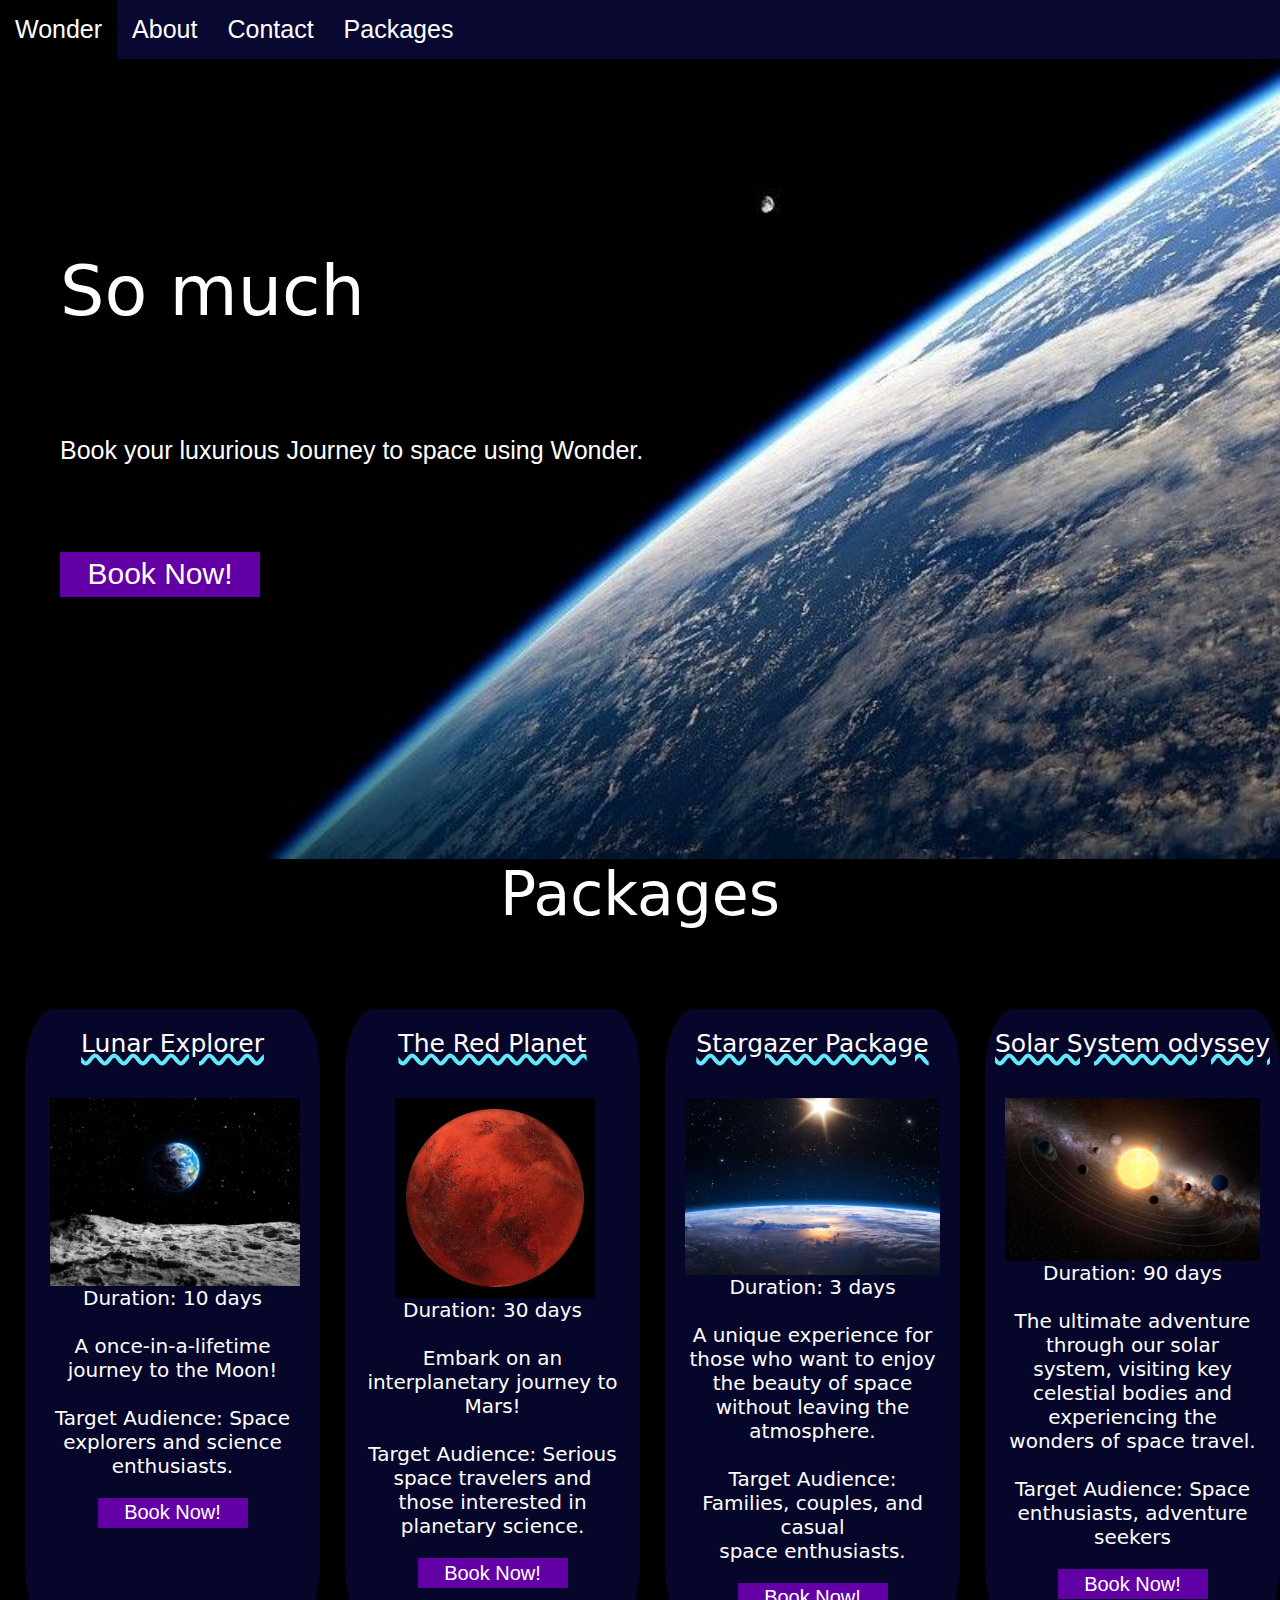
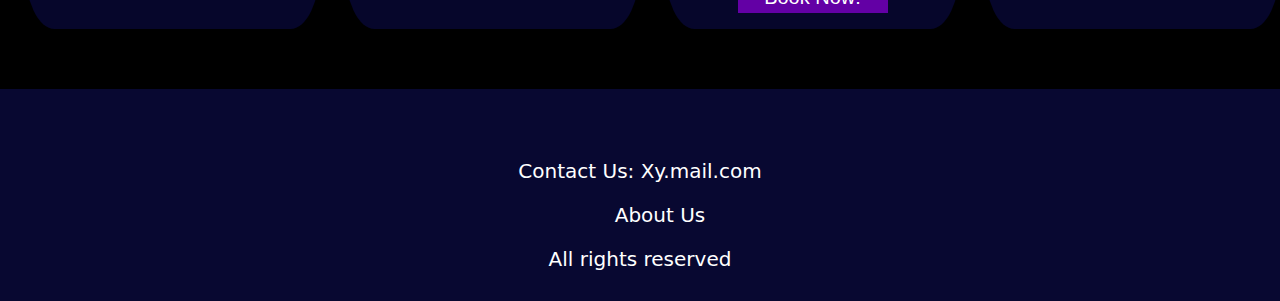
<file: index.html>
<!DOCTYPE html>
<html lang="en">
<head>
    <meta charset="UTF-8">
    <meta name="viewport" content="width=device-width, initial-scale=1.0">
    <title>Wonder</title>
    <link rel="stylesheet" href="style.css">
    <script src="script.js"></script>
</head>
<body>
    <nav class="navbar poppins">
        <div class="poppins">
            <div class="logo">
                <a href="index.html">Wonder</a>
            </div>
            <ul class="poppins">
                <li><a href="about.html">About</a></li>
                <li><a href="#contact_">Contact</a></li>
                <li><a href="#pkg">Packages</a></li>
            </ul>
        </div>
    </nav>

    <main>
        <div class="divmain space">

            <img src="earth.jpg" alt="Earth">
            <div class="imgtext">
                <p class="space" id="typingText"></p>
            </div>
            <br>
            <div class="poppins" id="text">
                <p>Book your luxurious Journey to space using Wonder.</p>
            </div>
            <div>
                <button class="book" id="homebook">Book Now!
                <script>document.getElementById("homebook").onclick = function () {
      confirm("Blast off to space in 3... 2... 1!");
    };
</script>
                </button>
            </div>

            <div>
                <h2 class="space" id="pack">Packages</h2>
            </div>
            <section id="pkg">
                <div class="container boxlink">
                    <div id="box1" class="box"><a href="lunar.html">
                        <div class="f1">Lunar Explorer</div>
                        <div id="l" class="packimg"><img src="lunarex.jpg"></div>
                        <div><p class="ptext" id="l2">Duration: 10 days <br><br>A once-in-a-lifetime journey to the Moon! <br><br> Target Audience: Space explorers and science enthusiasts.</p></div>
                        <div>
                            <button class="book packbook">Book Now!</button>
                        </a></div>
                    </div>
                    <div id="box2" class="box"><a href="redplanet.html">
                        <div class="f1">The Red Planet</div>
                        <div id="r" class="packimg"><img src="redplanet.jpg"></div>
                        <div id="r2"><p class="ptext">Duration: 30 days <br><br>Embark on an interplanetary journey to Mars! <br><br>Target Audience: Serious space travelers and those interested in planetary science.</p></div>
                        <div>
                            <button class="book packbook" >Book Now!</button>
                        </div>
                    </a></div>
                    <div id="box3" class="box"><a href="stargazer.html">
                        <div class="f1">Stargazer Package</div>
                        <div id="s" class="packimg"><img src="stargazer.jpg"></div>
                        <div id="s2"><p class="ptext">Duration: 3 days <br><br>A unique experience for those who want to enjoy the beauty of space without leaving the atmosphere. <br><br>Target Audience: Families, couples, and casual space enthusiasts.</p></div>
                        <div>
                            <button class="book packbook">Book Now!</button>
                        </div>
                    </a></div>
                    <div id="box4" class="box"><a href="sso.html">
                        <div class="f1">Solar System odyssey</div>
                        <div id="ss" class="packimg"><img src="solarsystemodyssey.jpg"></div>
                        <div id="ss2"><p class="ptext">Duration: 90 days <br><br>The ultimate adventure through our solar system, visiting key celestial bodies and experiencing the wonders of space travel. <br><br>Target Audience: Space enthusiasts, adventure seekers</p></div>
                        <div>
                            <button class="book packbook">Book Now!</button>
                        </div>
                    </a></div>
                </div>
            </section>
            <section id="contact_">
                <div class="footer">
                    <div><p>Contact Us: Xy.mail.com</p></div>
                    <div class="About">
                        <ul>
                            <li><a href="">   About Us</a></li>
                        </ul>
                    </div>
                    <div>All rights reserved</div>
                </div>
            </section>
        </div>
    </main>
</body>
</html>
</file>
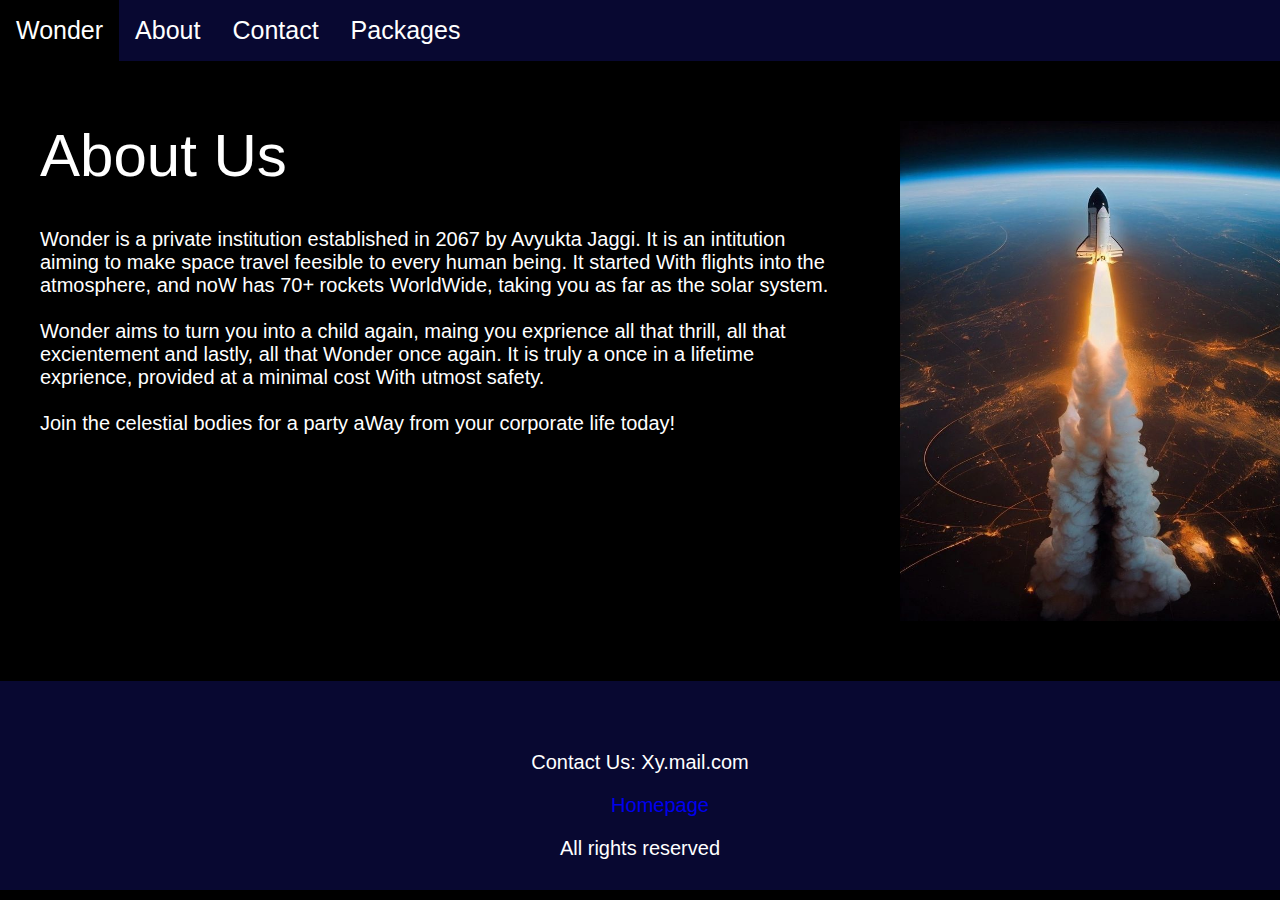
<file: about.html>
<!DOCTYPE html>
<html lang="en">
<head>
    <meta charset="UTF-8">
    <meta name="viewport" content="width=device-width, initial-scale=1.0">
    <title>About onder</title>
    <link rel="stylesheet" href="about.css">
    <script src="lunar.js"></script>
</head>
<body>
    <nav class="navbar poppins">
        <div>
            <div class="logo"><a href="index.html">Wonder</a></div>
            <div>
                <ul>
                    <li><a href="about.html">About</a></li>
                    <li><a href="#contact_">Contact</a> </li>
                    <li><a href="index.html#pkg">Packages</a> </li>
                </ul>
            </div>
        </div>
    </nav>
    <main>
        <div class="stuff">
            <div class="content">
                <div>
                    <p id="heading" class="poppins">About Us</p>
                </div>
                <br>
                <div>
                    <p class="text poppins">
                        Wonder is a private institution established in 2067 by Avyukta Jaggi. It is an intitution aiming to make space travel feesible to every human being. It started With flights into the atmosphere, and noW has 70+ rockets WorldWide, taking you as far as the solar system. <br><br>Wonder aims to turn you into a child again, maing you exprience all that thrill, all that excientement and lastly, all that Wonder once again. It is truly a once in a lifetime exprience, provided at a minimal cost With utmost safety. <br><br>Join the celestial bodies for a party aWay from your corporate life today!
                    </p>
                </div>
            </div>
            <div>
            <img src="spaceship.jpg" alt="Spaceship" class="img zoomable"></img>
            </div>
        </div>
    </main>
    <section id="contact_">
        <footer>
            <div class="footer poppins">
                <div><p>Contact Us: Xy.mail.com</p></div>
                <div class="homepage">
                    <ul>
                        <li><a href="index.html">Homepage</a></li>
                    </ul>
                </div>
                <div>All rights reserved</div>
            </div>    
        </footer>
    </section>
</body>
</html>
</file>
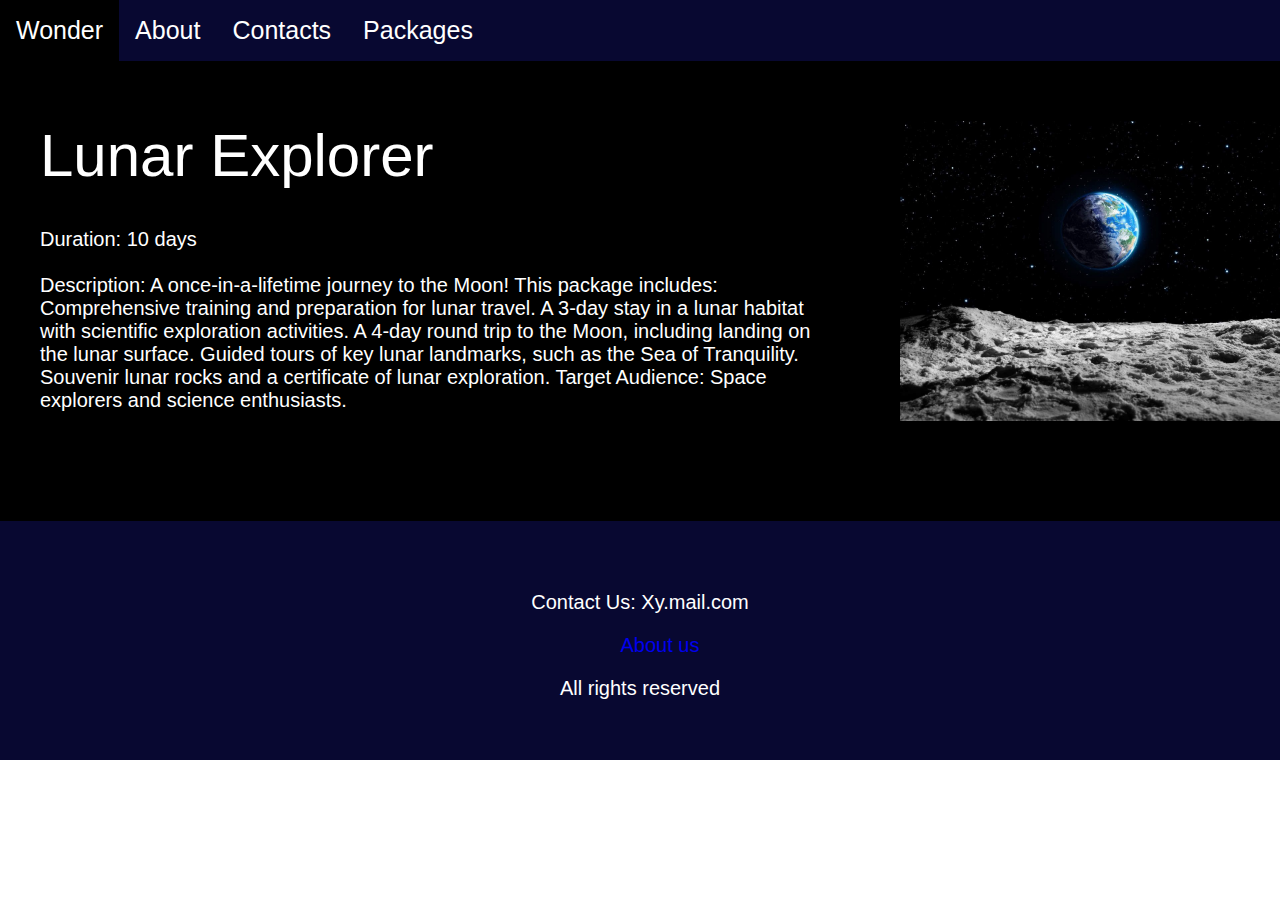
<file: lunar.html>
<!DOCTYPE html>
<html lang="en">
<head>
    <meta charset="UTF-8">
    <meta name="viewport" content="width=device-width, initial-scale=1.0">
    <title>Lunar Explorer</title>
    <link rel="stylesheet" href="lunar.css">
    <script src="lunar.js"></script>
</head>
<body>
    <nav class="navbar poppins">
        <div>
            <div class="logo"><a href="index.html">Wonder</a></div>
            <div>
                <ul> 
                    <li><a href="about.html">About</a> </li>
                    <li><a href="#contact_">Contacts</a></li>
                    <li><a href="index.html#pkg">Packages</a> </li>
                </ul>
            </div>
        </div>
    </nav>
    <main>
        <div class="stuff">
            <div class="content">
                <div>
                    <p id="heading" class="poppins">Lunar Explorer</p>
                </div>
                <br>
                <div>
                    <p class="text poppins">
                        Duration: 10 days<br><br>
Description: A once-in-a-lifetime journey to the Moon! This package includes:<br>
Comprehensive training and preparation for lunar travel.
A 3-day stay in a lunar habitat with scientific exploration activities.
A 4-day round trip to the Moon, including landing on the lunar surface.
Guided tours of key lunar landmarks, such as the Sea of Tranquility.
Souvenir lunar rocks and a certificate of lunar exploration.
Target Audience: Space explorers and science enthusiasts.

                    </p>
                </div>
            </div>
            <div>
            <img src="lunarex.jpg" alt="moon" class="img zoomable"></img>
            </div>
        </div>
    </main>
    <section id="contact_">
        <footer>
            <div class="footer poppins">
                <div><p>Contact Us: Xy.mail.com</p></div>
                <div class="about">
                    <ul>
                        <li><a href="about.html">About us</a></li>
                    </ul>
                </div>
                <div>All rights reserved</div>
            </div>    
        </footer>
    </section>
</body>
</html>
</file>
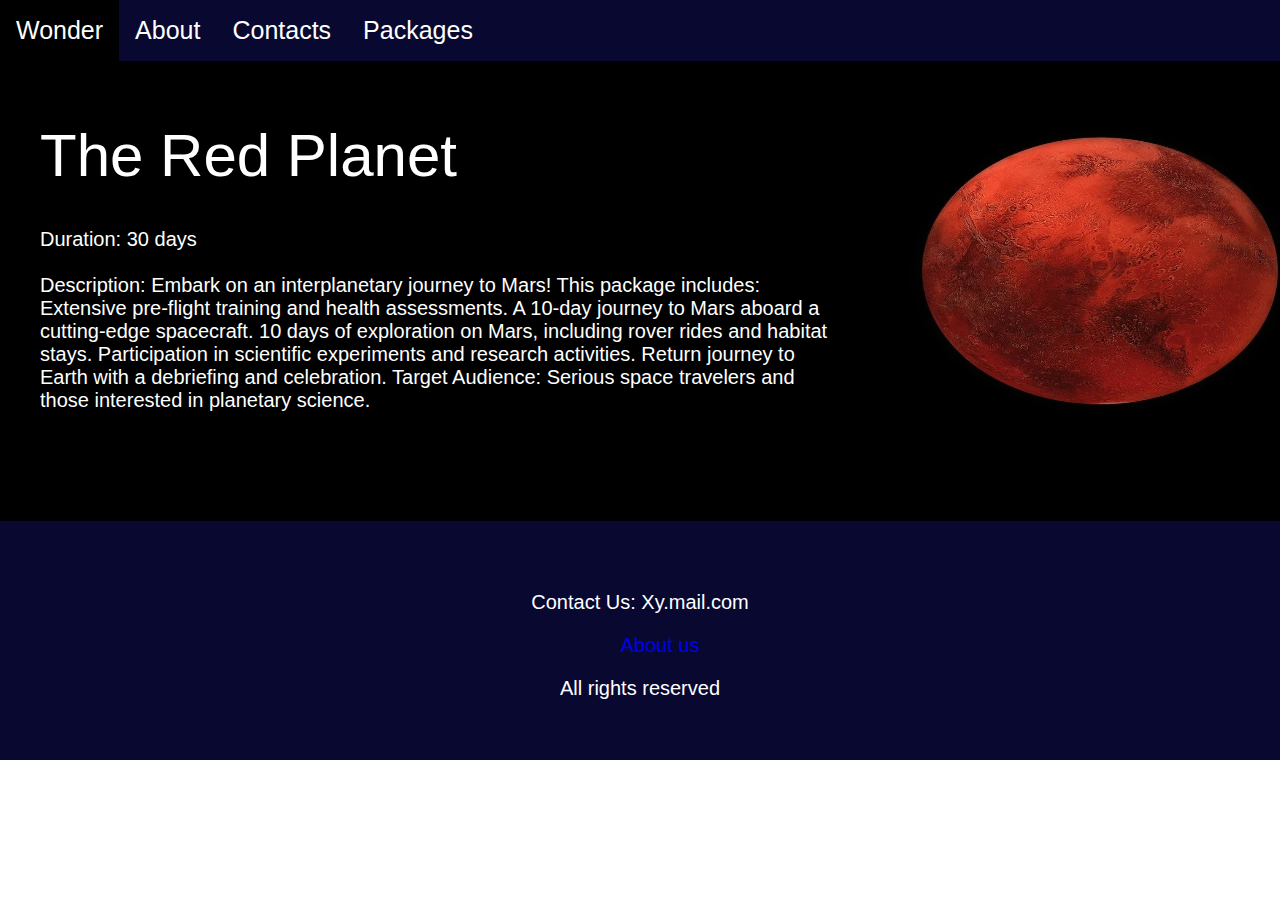
<file: redplanet.html>
<!DOCTYPE html>
<html lang="en">
<head>
    <meta charset="UTF-8">
    <meta name="viewport" content="width=device-width, initial-scale=1.0">
    <title>The Red Planet</title>
    <link rel="stylesheet" href="lunar.css">
    <script src="lunar.js"></script>
</head>
<body>
    <nav class="navbar poppins">
        <div>
            <div class="logo"><a href="index.html">Wonder</a></div>
            <div>
                <ul> 
                    <li><a href="about.html">About</a> </li>
                    <li><a href="#contact_">Contacts</a></li>
                    <li><a href="index.html#pkg">Packages</a> </li>
                </ul>
            </div>
        </div>
    </nav>
    <main>
        <div class="stuff">
            <div class="content">
                <div>
                    <p id="heading" class="poppins">The Red Planet</p>
                </div>
                <br>
                <div>
                    <p class="text poppins">
                        Duration: 30 days<br><br>
Description: Embark on an interplanetary journey to Mars! This package includes:<br>
Extensive pre-flight training and health assessments.
A 10-day journey to Mars aboard a cutting-edge spacecraft.
10 days of exploration on Mars, including rover rides and habitat stays.
Participation in scientific experiments and research activities.
Return journey to Earth with a debriefing and celebration.
Target Audience: Serious space travelers and those interested in planetary science.


                    </p>
                </div>
            </div>
            <div>
            <img src="redplanet.jpg" alt="mars" class="img zoomable"></img>
            </div>
        </div>
    </main>
    <section id="contact_"
        <footer>
            <div class="footer poppins">
                <div><p>Contact Us: Xy.mail.com</p></div>
                <div class="about">
                    <ul>
                        <li><a href="about.html">About us</a></li>
                    </ul>
                </div>
                <div>All rights reserved</div>
            </div>    
        </footer>
    </section>
</body>
</html>
</file>
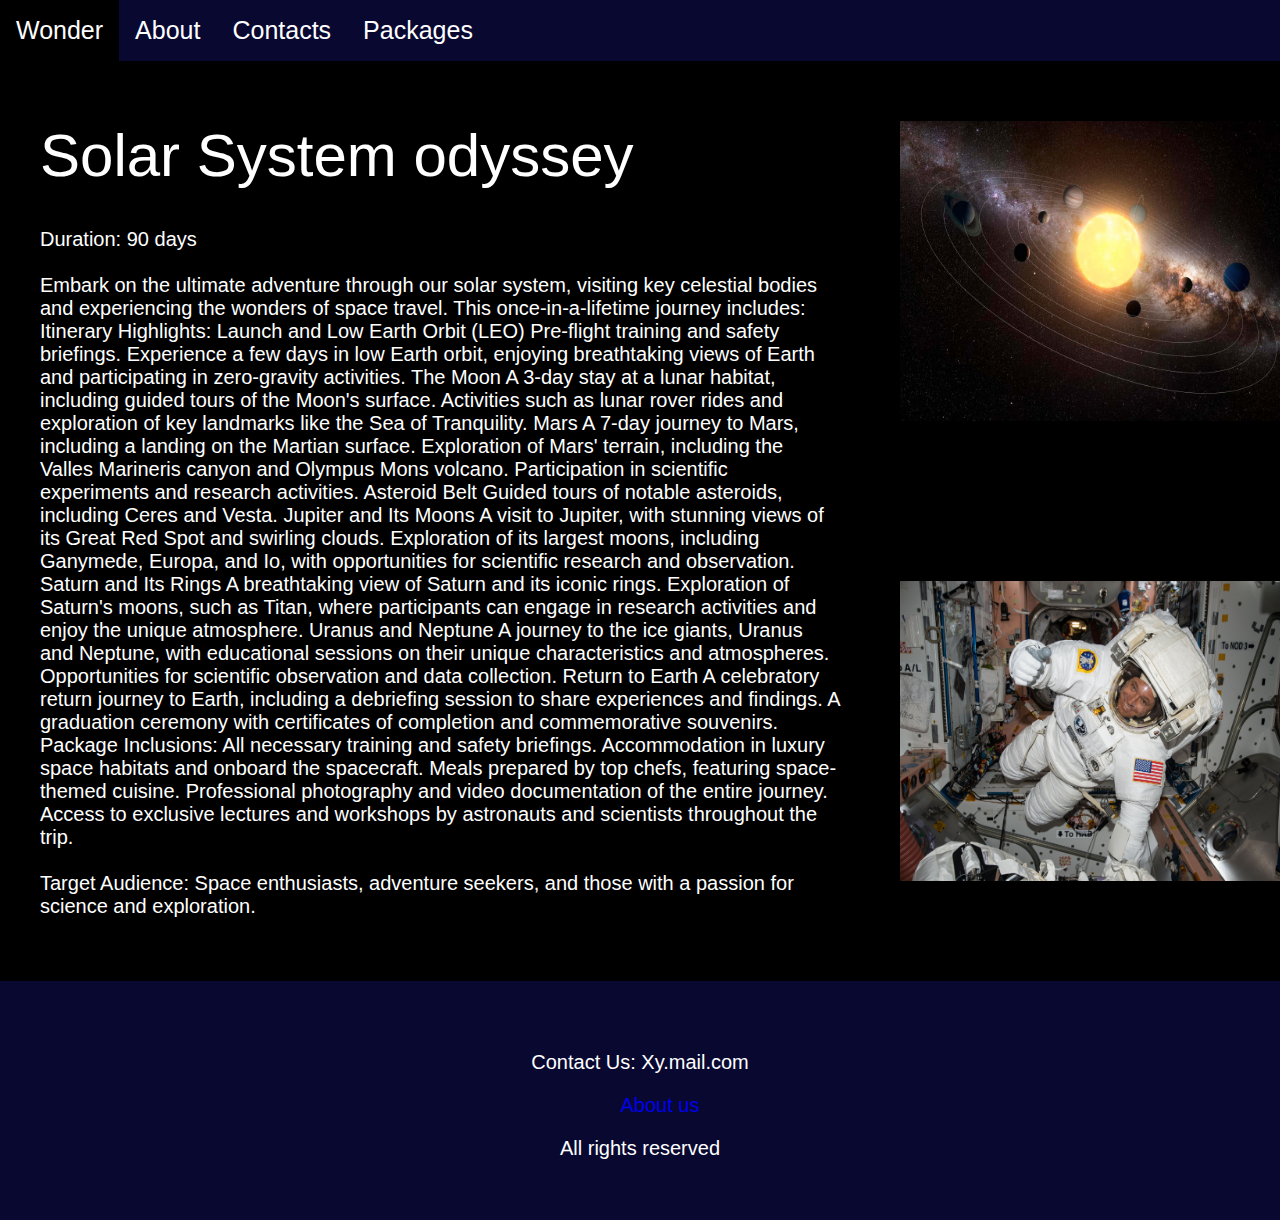
<file: sso.html>
<!DOCTYPE html>
<html lang="en">
<head>
    <meta charset="UTF-8">
    <meta name="viewport" content="width=device-width, initial-scale=1.0">
    <title>Solar System odyssey</title>
    <link rel="stylesheet" href="lunar.css">
    <script src="lunar.js"></script>
</head>
<body>
    <nav class="navbar poppins">
        <div>
            <div class="logo"><a href="index.html">Wonder</a></div>
            <div>
                <ul> 
                    <li><a href="about.html">About</a> </li>
                    <li><a href="#contact_">Contacts</a></li>
                    <li><a href="index.html#pkg">Packages</a> </li>
                </ul>
            </div>
        </div>
    </nav>
    <main>
        <div class="stuff">
            <div class="content">
                <div>
                    <p id="heading" class="poppins">Solar System odyssey</p>
                </div> 
                <br>
                <div>
                    <p class="text poppins">
                        Duration: 90 days<br><br>
                        Embark on the ultimate adventure through our solar system, visiting key celestial bodies and experiencing the wonders of space travel. This once-in-a-lifetime journey includes:<br>
Itinerary Highlights:
Launch and Low Earth Orbit (LEO)
Pre-flight training and safety briefings.
Experience a few days in low Earth orbit, enjoying breathtaking views of Earth and participating in zero-gravity activities.
The Moon
A 3-day stay at a lunar habitat, including guided tours of the Moon's surface.
Activities such as lunar rover rides and exploration of key landmarks like the Sea of Tranquility.
Mars
A 7-day journey to Mars, including a landing on the Martian surface.
Exploration of Mars' terrain, including the Valles Marineris canyon and Olympus Mons volcano.
Participation in scientific experiments and research activities.
Asteroid Belt

Guided tours of notable asteroids, including Ceres and Vesta.
Jupiter and Its Moons
A visit to Jupiter, with stunning views of its Great Red Spot and swirling clouds.
Exploration of its largest moons, including Ganymede, Europa, and Io, with opportunities for scientific research and observation.
Saturn and Its Rings
A breathtaking view of Saturn and its iconic rings.
Exploration of Saturn's moons, such as Titan, where participants can engage in research activities and enjoy the unique atmosphere.
Uranus and Neptune
A journey to the ice giants, Uranus and Neptune, with educational sessions on their unique characteristics and atmospheres.
Opportunities for scientific observation and data collection.
Return to Earth
A celebratory return journey to Earth, including a debriefing session to share experiences and findings.
A graduation ceremony with certificates of completion and commemorative souvenirs.
Package Inclusions:
All necessary training and safety briefings.
Accommodation in luxury space habitats and onboard the spacecraft.
Meals prepared by top chefs, featuring space-themed cuisine.
Professional photography and video documentation of the entire journey.
Access to exclusive lectures and workshops by astronauts and scientists throughout the trip. <br><br>
Target Audience:
Space enthusiasts, adventure seekers, and those with a passion for science and exploration.

                    </p>
                </div>
            </div>
            <div>
            <img src="solarsystemodyssey.jpg" alt="star" class="img zoomable"></img><img src="inside.jpg" alt="tourist" class="img zoomable"></img>
            </div>
        </div>
    </main>
    <section id="contact_">
        <footer>
            <div class="footer poppins">
                <div><p>Contact Us: Xy.mail.com</p></div>
                <div class="about">
                    <ul>
                        <li><a href="about.html">About us</a></li>
                    </ul>
                </div>
                <div>All rights reserved</div>
            </div>    
        </footer>
    </section>
</body>
</html>
</file>
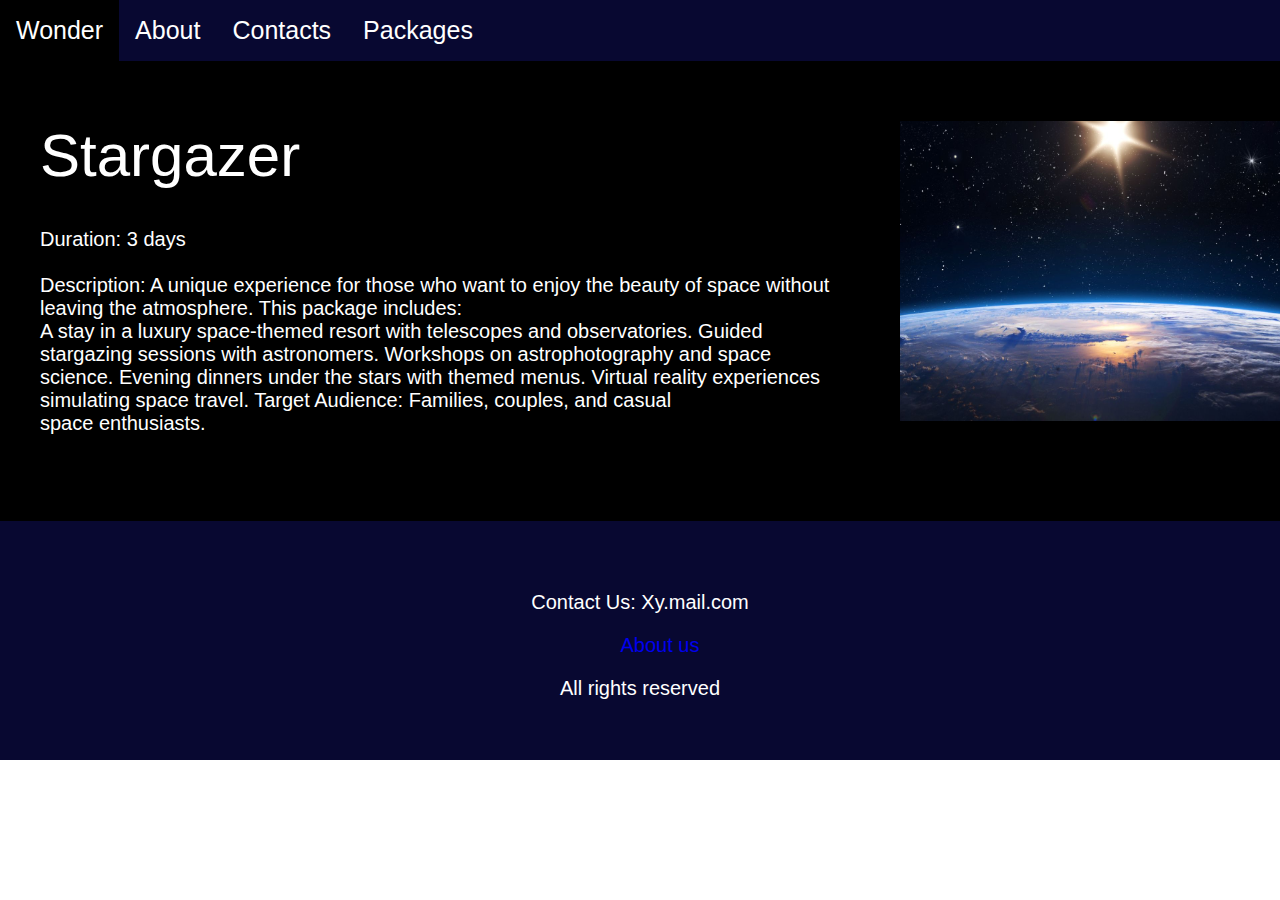
<file: stargazer.html>
<!DOCTYPE html>
<html lang="en">
<head>
    <meta charset="UTF-8">
    <meta name="viewport" content="width=device-width, initial-scale=1.0">
    <title>Stargazer</title>
    <link rel="stylesheet" href="lunar.css">
    <script src="lunar.js"></script>
</head>
<body>
    <nav class="navbar poppins">
        <div>
            <div class="logo"><a href="index.html">Wonder</a></div>
            <div>
                <ul> 
                    <li><a href="about.html">About</a> </li>
                    <li><a href="#contact_">Contacts</a></li>
                    <li><a href="index.html#pkg">Packages</a> </li>
                </ul>
            </div>
        </div>
    </nav>
    <main>
        <div class="stuff">
            <div class="content">
                <div>
                    <p id="heading" class="poppins">Stargazer</p>
                </div>
                <br>
                <div>
                    <p class="text poppins">
                        Duration: 3 days<br><br>
Description: A unique experience for those who want to enjoy the beauty of space without leaving the atmosphere. This package includes:<br>
A stay in a luxury space-themed resort with telescopes and observatories.
Guided stargazing sessions with astronomers.
Workshops on astrophotography and space science.
Evening dinners under the stars with themed menus.
Virtual reality experiences simulating space travel.
Target Audience: Families, couples, and casual space enthusiasts.


                    </p>
                </div>
            </div>
            <div>
            <img src="stargazer.jpg" alt="star" class="img zoomable"></img>
            </div>
        </div>
    </main>
    <section id="contact_">
        <footer>
            <div class="footer poppins">
                <div><p>Contact Us: Xy.mail.com</p></div>
                <div class="about">
                    <ul>
                        <li><a href="about.html">About us</a></li>
                    </ul>
                </div>
                <div>All rights reserved</div>
            </div>    
        </footer>
    </section>
</body>
</html>
</file>
<file: style.css>
* {
    text-decoration: none;
}

.poppins {
    font-family: "Poppins", sans-serif;
    font-weight: 300;
    font-style: normal;
    color: rgb(255, 255, 255);
}

.space {
    font-family: "Rubik Glitch", system-ui;
    font-weight: 400;
    font-style: normal;
}


body {
    margin: 0%;
}

.navbar {
    background-color: rgb(8, 8, 49);
    font-size: 25px;
}

.navbar ul {
    list-style-type: none;
    padding: 0%;
    margin: 0%;
    overflow: hidden;
}

.navbar a {
    display: block;
    padding: 15px;
    text-align: center;

}

.navbar a:hover {
    background-color: black;
}

.navbar a:link {
    color: rgb(255, 255, 255);
}

.navbar a:visited {
    color: rgb(255, 255, 255);
}

.navbar li {
    float: left;
    padding: 0;
    margin: 0px;
}

.logo {
    float: left;
}


main {
    background-color: black;
}

main img {
    float: right;
    width: 100%;
}

.imgtext {
    color: rgb(255, 255, 255);
    position: absolute;
    top: 20%;
    font-size: 70px;
    margin-left: 60px;
}

#text {
    color: rgb(255, 255, 255);
    position: absolute;
    margin-top: 26%;
    margin-left: 60px;
    font-size: 25px;
}


.book {
    background-color: rgb(99, 0, 165);
    color: rgb(255, 255, 255);
}

#homebook {
    position: absolute;
    margin-top: 37%;
    margin-left: 60px;
    height: 45px;
    font-size: 30px;
    width: 200px;
    border: 0;
}

#pack {
    color: rgb(255, 255, 255);
    text-align: center;
    font-size: 60px;
    margin-top: 200px;
    font-weight: 500;
    margin-bottom: 80px;
}

.container {
    display: flex;
    justify-content: space-evenly;
    padding-bottom: 60px;
}


.box {
    width: 300px;
    height: 620px;
    color: rgb(255, 255, 255);
    background-color: rgb(6, 6, 43);
    border-radius: 10%;
    text-align: center;
    margin-left: 25px;
}
.f1 {
    text-decoration: wavy;
    text-decoration-color: rgb(100, 232, 255);
    text-decoration-thickness: 4px; 
    text-decoration-line: underline;
    font-size: 25px;
    font-weight: 500;
    margin-top: 20px;
}

.boxlink a:link{
    color: white;
}
.boxlink a:visited{
    color: white;
}

.packimg{
    margin-top: 40px;
    margin-left: 20px;
    margin-right: 20px;
    border-radius: 15%;
}

#l{
    width: 250px;
    height: auto;
    margin-left: 25px;
}
#r{
    width: 200px;
    height: auto;
    margin-left: 50px;
}
#s{
    width: auto;
    height: auto;
}
#ss{
    width: auto;
    height: auto;
}

.ptext{
    color: rgb(255, 255, 255);
    font-size: 20px;
    margin-left: 20px;
    margin-right: 20px;
}

.packbook{
    height: 30px;
    width: 150px;
    font-size: 20px;
    border: 0;
    color: white;
}


.footer{
    background-color: rgb(8, 8, 49);
    font-size: 20px;
    color: rgb(255, 255, 255);
    padding: 30px;
    padding-top: 50px;
    text-align: center;
}

.About ul{
    list-style-type: none;
}
.About a:hover{
    color: rgb(255, 255, 255);
    background-color: black;
}
.About a:visited{
    color: rgb(255, 255, 255);
}
</file>
<file: about.css>
* {
    text-decoration: none;
}

.poppins {
    font-family: "Poppins", sans-serif;
    font-weight: 300;
    font-style: normal;
    color: rgb(255, 255, 255);
}

.playfair-display {
    font-family: "Playfair Display", serif;
    font-optical-sizing: auto;
    font-weight: 500;
    font-style: normal;
}



body {
    margin: 0%;
    padding: 0%;
    background-color: rgb(0, 0, 0);
}

.navbar {
    color: rgb(255, 255, 255);
    background-color: rgb(8, 8, 49);
    font-size: 25px;
}

.navbar ul {
    list-style-type: none;
    overflow: hidden;
    text-align: center;
    margin: 0%;
    padding: 0%;
}

.logo {
    text-align: center;
    float: left;
}

.navbar li {
    float: left;
}

.navbar a {
    display: block;
    padding: 16px;
}

.navbar a:hover {
    background-color: black;
}

.navbar a:link {
    color: white;
}

.navbar a:visited {
    color: white;
}

#heading {
    font-size: 60px;
    color: white;
    font-weight: 500;
    margin: 0%;
    padding-top: 60px;
}

.text {
    font-size: 20px;
    width: 800px;
    height: auto;
    padding-right: 60px;

}

.stuff {
    padding-left: 40px;
    padding-right: 40px;
    margin: 0%;
    display: flex;
    flex-direction: row;
    padding-bottom: 60 px;
}


.img {
    height: 500px;
    width: 400px;
    margin-top: 60px;
    padding-top: 0%;
    float: left;
    padding-bottom: 60px;

}

.content {
    display: flex;
    flex-direction: column;
}


.footer {
    background-color: rgb(8, 8, 49);
    font-size: 20px;
    color: rgb(255, 255, 255);
    padding: 30px;
    padding-top: 50px;
    text-align: center;
}

.homepage ul {
    list-style-type: none;
}

.homepage a:hover {
    color: rgb(255, 255, 255);
    background-color: black;
}

.homepage a:visited {
    color: rgb(255, 255, 255);
}
</file>
<file: lunar.css>
* {
    text-decoration: none;
}

.poppins {
    font-family: "Poppins", sans-serif;
    font-weight: 300;
    font-style: normal;
    color: rgb(255, 255, 255);
}


body {
    margin: 0%;
    padding: 0%;
}

.navbar {
    color: rgb(255, 255, 255);
    background-color: rgb(8, 8, 49);
    font-size: 25px;
}

.navbar ul {
    list-style-type: none;
    overflow: hidden;
    text-align: center;
    margin: 0%;
    padding: 0%;
}

.logo {
    text-align: center;
    float: left;
}

.navbar li {
    float: left;
}

.navbar a {
    display: block;
    padding: 16px;
}

.navbar a:hover {
    background-color: black;
}

.navbar a:link {
    color: white;
}

.navbar a:visited {
    color: white;
}

main{
background-color: black;
}


#heading {
    font-size: 60px;
    color: white;
    font-weight: 500;
    margin: 0%;
    padding-top: 60px;
}

.text {
    font-size: 20px;
    width: 800px;
    height: auto;
    padding-right: 60px;

}

.stuff {
    padding-left: 40px;
    padding-right: 40px;
    margin: 0%;
    display: flex;
    flex-direction: row;
    padding-bottom: 100 px;
}


.img {
    height: 300px;
    width: 400px;
    margin-top: 60px;
    padding-top: 0%;
    float: left;
    padding-bottom: 100px;
    padding-right: 40px;

}

.content {
    display: flex;
    flex-direction: column;
}

.footer {
    background-color: rgb(8, 8, 49);
    font-size: 20px;
    color: rgb(255, 255, 255);
    padding: 30px;
    padding-top: 50px;
    text-align: center;
    padding-bottom: 60px;
}

.about ul {
    list-style-type: none;
}

.about a:hover {
    color: rgb(255, 255, 255);
    background-color: black;
}

.about a:visited {
    color: rgb(255, 255, 255);
}
</file>
